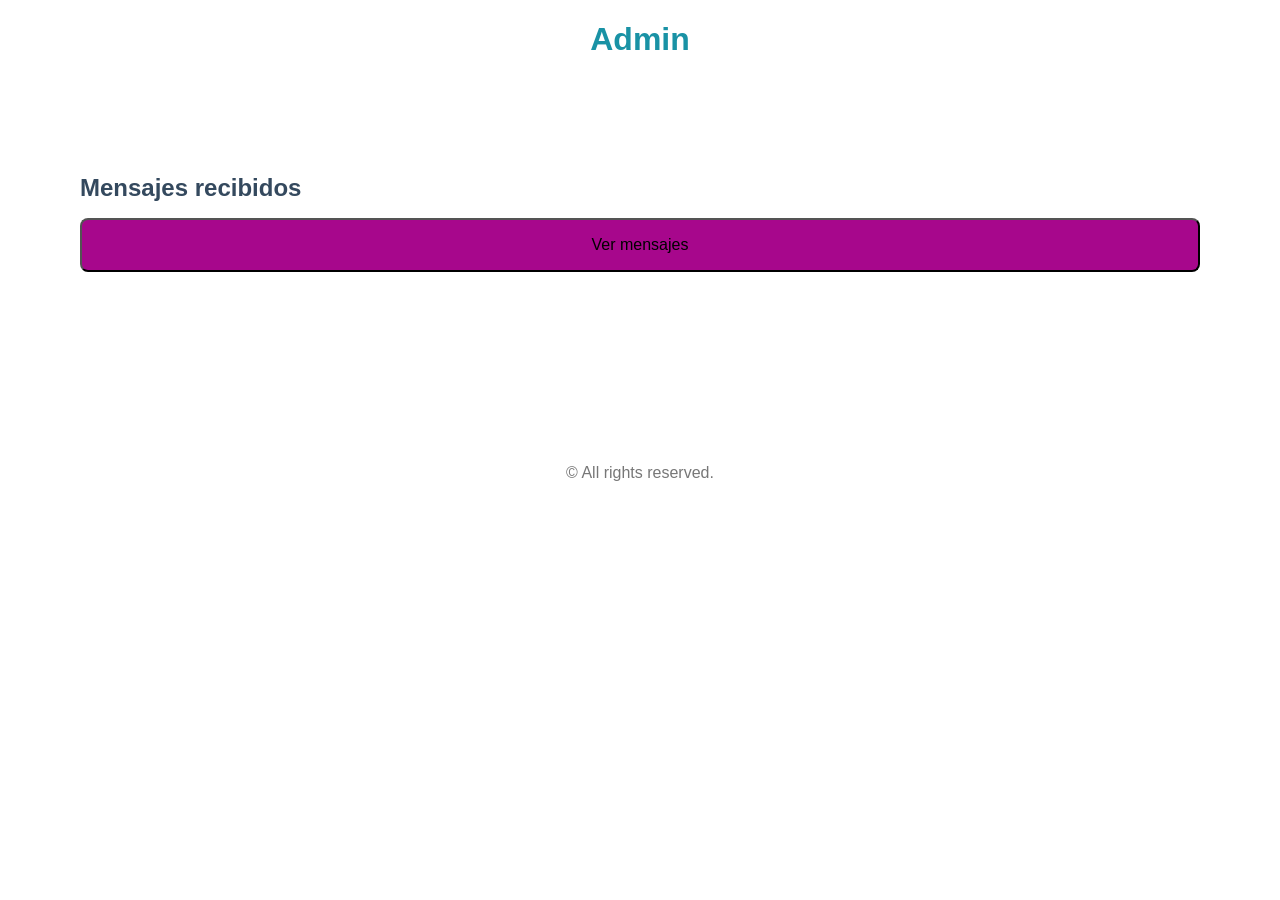
<file: admin.html>
<!DOCTYPE html>
<html lang="es">
<head>
  <meta charset="UTF-8">
  <title>Admin - Mensajes</title>
  <link rel="stylesheet" href="style.css">
</head>
<body>

<header>
  <h1>Admin</h1>
</header>

<main>
  <section id="admin">
    <h2>Mensajes recibidos</h2>
    <button id="verMensajes" onclick="mostrarDatos()">Ver mensajes</button>

    <table id="formsTable">

    </table>

    <p id="status"></p>
  </section>
</main>

<footer>
    <p>&copy; All rights reserved.</p>
</footer>

<script src="script.js"></script>

</body>
</html>
</file>
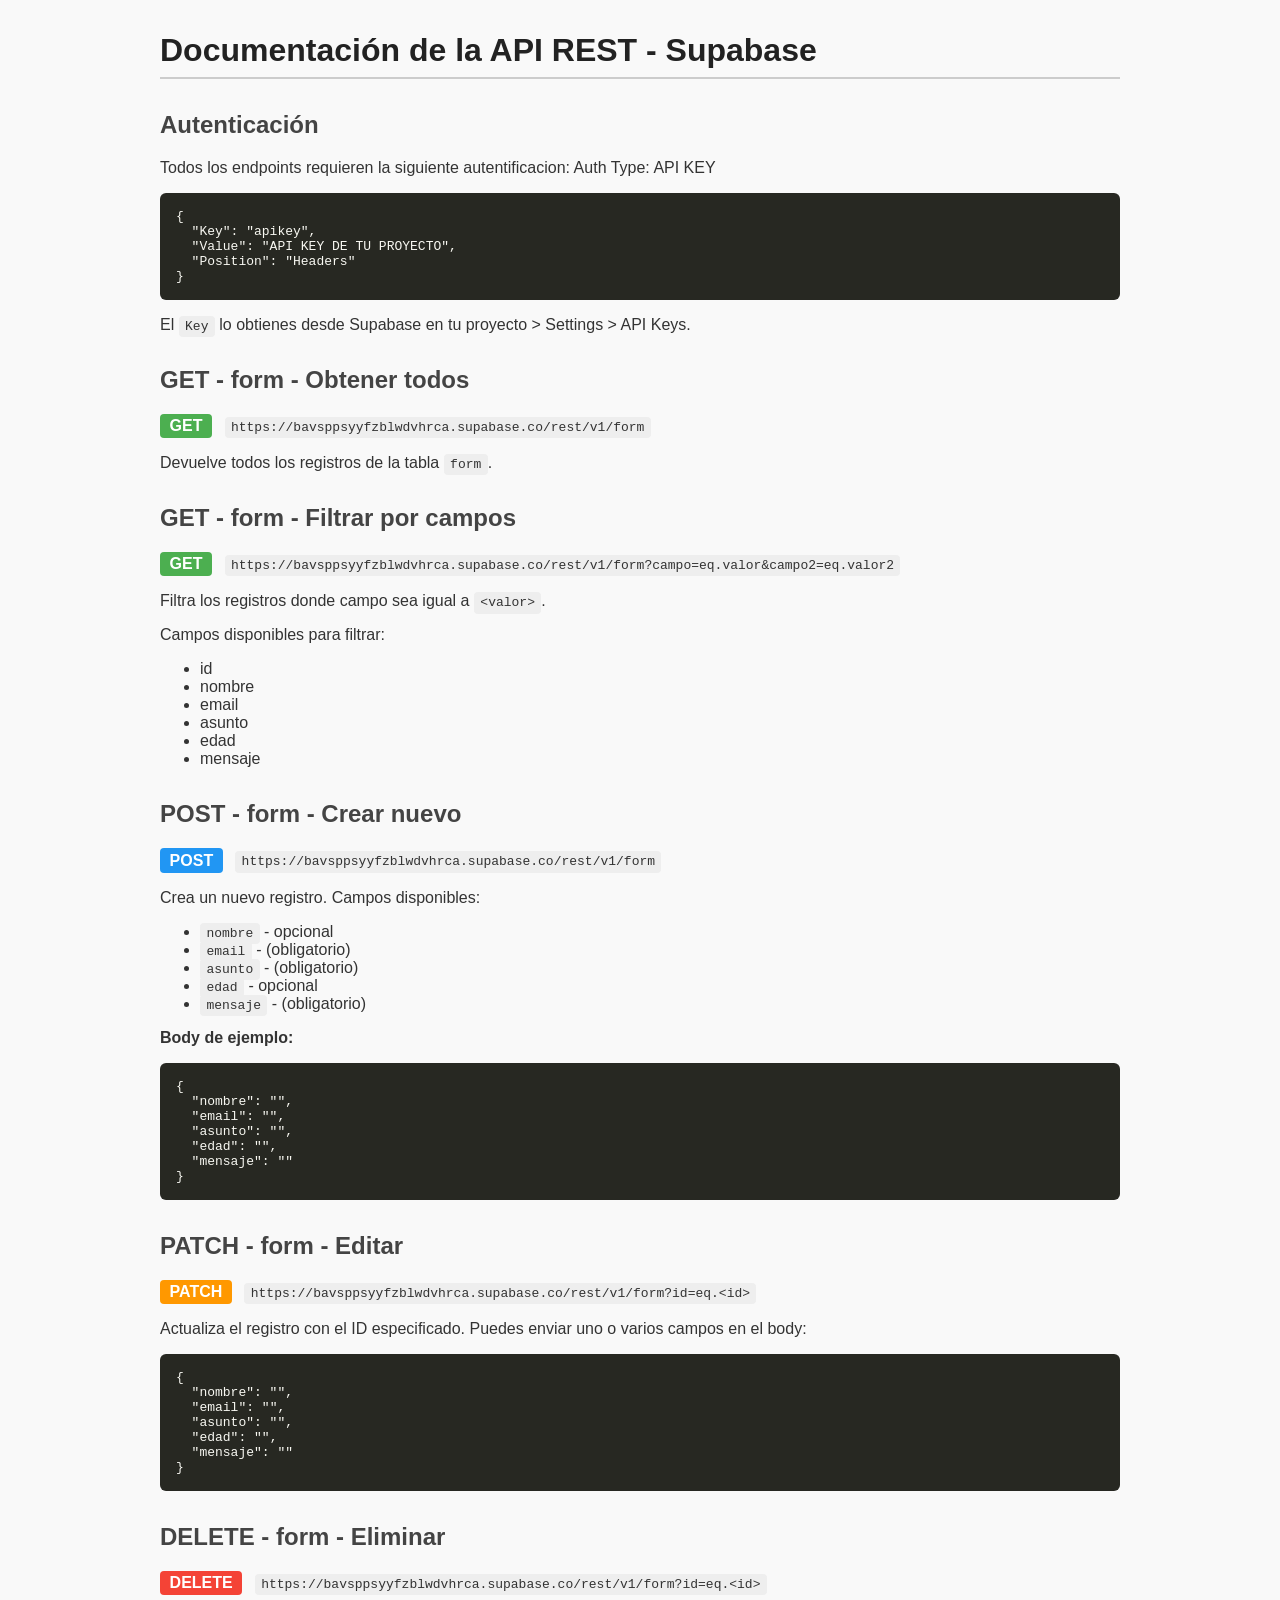
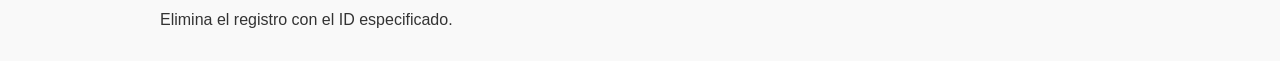
<file: apidoc.html>
<!DOCTYPE html>
<!-- saved from url=(0067)https://bootcamp-qa.github.io/ReportGenerator/documentacionapi.html -->
<html lang="es"><head><meta http-equiv="Content-Type" content="text/html; charset=UTF-8">
  
  <title>Documentación API Supabase</title>
  <style>
    body {
      font-family: 'Segoe UI', sans-serif;
      margin: 2rem auto;
      max-width: 960px;
      background: #f9f9f9;
      color: #333;
    }
    h1 { color: #222; border-bottom: 2px solid #ccc; padding-bottom: 0.5rem; }
    h2 { margin-top: 2rem; color: #444; }
    code { background: #eee; padding: 0.2rem 0.4rem; border-radius: 4px; }
    pre {
      background: #272822;
      color: #f8f8f2;
      padding: 1rem;
      border-radius: 6px;
      overflow-x: auto;
    }
    .method {
      display: inline-block;
      font-weight: bold;
      padding: 0.2rem 0.6rem;
      border-radius: 4px;
      margin-right: 0.5rem;
      color: white;
    }
    .GET { background: #4caf50; }
    .POST { background: #2196f3; }
    .PATCH { background: #ff9800; }
    .DELETE { background: #f44336; }

    label {
      display: block;
      margin-top: 1rem;
      font-weight: bold;
    }
    input[type=text] {
      width: 100%;
      padding: 0.5rem;
      font-size: 1rem;
      margin-top: 0.3rem;
      box-sizing: border-box;
    }
    button {
      margin-top: 1.5rem;
      padding: 0.6rem 1rem;
      font-size: 1rem;
      cursor: pointer;
    }
  </style>
</head>
<body>

<h1>Documentación de la API REST - Supabase</h1>

<form id="form" onsubmit="return false;" style="display: none;">
  <label for="tableName">Nombre de la tabla:</label>
  <input type="text" id="tableName" placeholder="clientes" required="">

  <label for="columns">Columnas (separadas por coma, * indica obligatorio):</label>
  <input type="text" id="columns" placeholder="nombre, telefono*, correo*" required="">

  <label for="baseUrl">Base URL:</label>
  <input type="text" id="baseUrl" placeholder="https://proyecto.supabase.co" required="">

  <button onclick="generate()">GENERAR DOCUMENTACION API</button>
</form>

<!-- Aquí pondremos la documentación generada -->
<div id="docs" style="margin-top:2rem;">
        <h2>Autenticación</h2>
    <p>Todos los endpoints requieren la siguiente autentificacion: Auth Type: API KEY</p>
    <pre>{
  "Key": "apikey",
  "Value": "API KEY DE TU PROYECTO",
  "Position": "Headers"
}</pre>
    <p>El <code>Key</code> lo obtienes desde Supabase en tu proyecto &gt; Settings &gt; API Keys.</p>
  
    <h2>GET - form - Obtener todos </h2>
    <p><span class="method GET">GET</span> <code>https://bavsppsyyfzblwdvhrca.supabase.co/rest/v1/form</code></p>
    <p>Devuelve todos los registros de la tabla <code>form</code>.</p>

    <h2>GET - form - Filtrar por campos</h2>
    <p><span class="method GET">GET</span> <code>https://bavsppsyyfzblwdvhrca.supabase.co/rest/v1/form?campo=eq.valor&amp;campo2=eq.valor2</code></p>
    <p>Filtra los registros donde campo sea igual a <code>&lt;valor&gt;</code>.</p>
    <p>Campos disponibles para filtrar:</p>
    <ul>
      <li>id</li><li>nombre</li><li>email</li><li>asunto</li><li>edad</li><li>mensaje</li>
    </ul>

    <h2>POST - form - Crear nuevo</h2>
    <p><span class="method POST">POST</span> <code>https://bavsppsyyfzblwdvhrca.supabase.co/rest/v1/form</code></p>
    <p>Crea un nuevo registro. Campos disponibles:</p>
    <ul>
      <li><code>nombre</code> - opcional</li><li><code>email</code> -  (obligatorio)</li><li><code>asunto</code> -  (obligatorio)</li><li><code>edad</code> - opcional</li><li><code>mensaje</code> -  (obligatorio)</li>
    </ul>
    <p><strong>Body de ejemplo:</strong></p>
    <pre>{
  "nombre": "",
  "email": "",
  "asunto": "",
  "edad": "",
  "mensaje": ""
}</pre>

    <h2>PATCH - form - Editar </h2>
    <p><span class="method PATCH">PATCH</span> <code>https://bavsppsyyfzblwdvhrca.supabase.co/rest/v1/form?id=eq.&lt;id&gt;</code></p>
    <p>Actualiza el registro con el ID especificado. Puedes enviar uno o varios campos en el body:</p>
    <pre>{
  "nombre": "<nuevo string="">",
  "email": "<nuevo string="">",
  "asunto": "<nuevo string="">",
  "edad": "<nuevo string="">",
  "mensaje": "<nuevo string="">"
}</nuevo></nuevo></nuevo></nuevo></nuevo></pre>

    <h2>DELETE - form - Eliminar </h2>
    <p><span class="method DELETE">DELETE</span> <code>https://bavsppsyyfzblwdvhrca.supabase.co/rest/v1/form?id=eq.&lt;id&gt;</code></p>
    <p>Elimina el registro con el ID especificado.</p>


  </div>

<script>
function generate() {
  let tableName = document.getElementById('tableName').value.trim() || 'clientes';
  const columnsRaw = document.getElementById('columns').value.trim();
  const baseUrlRaw = document.getElementById('baseUrl').value.trim() || 'https://<TU_PROYECTO>.supabase.co';

  // Procesar columnas
  const colsArr = columnsRaw.split(',').map(c => c.trim()).filter(c => c.length > 0);

  const columns = colsArr.map(col => {
    let required = false;
    let name = col;
    if (col.endsWith('*')) {
      required = true;
      name = col.slice(0, -1).trim();
    }
    return { name, type: "string", required };
  });

  const baseUrl = `${baseUrlRaw}/rest/v1/${tableName}`;

  function generatePostBody() {
    const obj = {};
    columns.forEach(col => {
      if (col.name !== "id") {
        obj[col.name] = "";
      }
    });
    return JSON.stringify(obj, null, 2);
  }

  function generatePatchBody() {
    const obj = {};
    columns.forEach(col => {
      if (col.name !== "id") {
        obj[col.name] = `<nuevo ${col.type}>`;
      }
    });
    return JSON.stringify(obj, null, 2);
  }

  // Construir el HTML para la documentación
  let html = `
        <h2>Autenticación</h2>
    <p>Todos los endpoints requieren la siguiente autentificacion: Auth Type: API KEY</p>
    <pre>{
  "Key": "apikey",
  "Value": "API KEY DE TU PROYECTO",
  "Position": "Headers"
}</pre>
    <p>El <code>Key</code> lo obtienes desde Supabase en tu proyecto &gt; Settings &gt; API Keys.</p>
  
    <h2>GET - ${tableName} - Obtener todos </h2>
    <p><span class="method GET">GET</span> <code>${baseUrl}</code></p>
    <p>Devuelve todos los registros de la tabla <code>${tableName}</code>.</p>

    <h2>GET - ${tableName} - Filtrar por campos</h2>
    <p><span class="method GET">GET</span> <code>${baseUrl}?campo=eq.valor&campo2=eq.valor2</code></p>
    <p>Filtra los registros donde campo sea igual a <code>&lt;valor&gt;</code>.</p>
    <p>Campos disponibles para filtrar:</p>
    <ul>
      ${columns.map(col => `<li>${col.name}</li>`).join('')}
    </ul>

    <h2>POST - ${tableName} - Crear nuevo</h2>
    <p><span class="method POST">POST</span> <code>${baseUrl}</code></p>
    <p>Crea un nuevo registro. Campos disponibles:</p>
    <ul>
      ${columns.filter(c => c.name !== 'id').map(col => `<li><code>${col.name}</code> - ${col.required ? " (obligatorio)" : "opcional"}</li>`).join('')}
    </ul>
    <p><strong>Body de ejemplo:</strong></p>
    <pre>${generatePostBody()}</pre>

    <h2>PATCH - ${tableName} - Editar </h2>
    <p><span class="method PATCH">PATCH</span> <code>${baseUrl}?id=eq.&lt;id&gt;</code></p>
    <p>Actualiza el registro con el ID especificado. Puedes enviar uno o varios campos en el body:</p>
    <pre>${generatePatchBody()}</pre>

    <h2>DELETE - ${tableName} - Eliminar </h2>
    <p><span class="method DELETE">DELETE</span> <code>${baseUrl}?id=eq.&lt;id&gt;</code></p>
    <p>Elimina el registro con el ID especificado.</p>


  `;

  document.getElementById('docs').innerHTML = html;
   document.getElementById('form').style.display = 'none';
  
}


</script>




</body></html>
</file>
<file: style.css>
body {
  font-family: Verdana,Arial,sans-serif;
  font-size: 1rem;
  color: rgb (,0 ,0 ,0);
  margin: 0;
}

header {
<<<<<<< HEAD

  background-color: rgb(167, 7, 140);
  color: rgb(25, 146, 164);
=======
  background-color: rgb(167,7, 140);
  color: rgb(25, 146, 165);
>>>>>>> 99eb3382904eaef4df74e2feea35afedf70c4033
  padding: 5rem;
  text-align: center;
}

main {
  padding: 5rem;
  text-align: left;
}

nav {
  text-align: center;
  width:100%;
  padding: 1rem;
}

nav ul {
  padding: 0;
  margin: 0;
    background-color: white;
  
}

nav ul li {
  display: inline-block;
  margin: 0rem;
  font-size: 1rem;
  padding: 1rem;
  border-radius: 0.5rem ;

}
/* Menú vertical en móvil */
@media (max-width: 768px) {
  nav ul li {
    display: block;
    margin: 0.8rem 0;
  }
}

h1 {
  font-size: 2rem;
  margin-bottom: 1rem;
}

p {
  font-size: 1rem;
  margin-bottom: 1rem;
}

a {
  color: #520237;
  text-decoration: none;
}

a:hover {
  text-decoration: underline;
}

section {
  margin-bottom: 3rem;
}

h2 {
  font-size: 1.5rem;
  margin-bottom: 1rem;
  color: #34495e;
}

/* FORMULARIO */
form {
  width: 100%;
  font-size: 1rem;
}

input,
textarea,
select {
  width: 100%;
  padding: 1rem;
  margin-bottom: 1.5rem;
  border: 1px solid #ccc;
  border-radius: 0.5rem;
  background-color: #fdfdfd;
}

button {
  width: 100%;
  padding: 1rem;
  background-color: rgb(167, 7, 140);
<<<<<<< HEAD
  color: rgb(25,146, 165);
=======
  color: rgb(25, 146, 165);
>>>>>>> 99eb3382904eaef4df74e2feea35afedf70c4033
  border: none;
  border-radius: 0.5rem;
  font-size: 1rem;
}

footer {
  margin-top: 2rem;
  padding: 1rem;
  font-size: 0.9rem;
  color: #777;
  text-align: center;
}

table {
  width: 100%;
  border-collapse: collapse;
  table-layout: fixed; /* CLAVE */
  font-family: Arial, sans-serif;
}

th, td {
  border: 1px solid #ddd;
  padding: 6px;
  font-size: 14px;
  word-wrap: break-word;
  overflow-wrap: break-word;
}

thead {
  background-color: #f4f4f4;
}

/* Móvil */
@media (max-width: 768px) {
  th, td {
    font-size: 12px;
    padding: 4px;
  }
}
</file>
